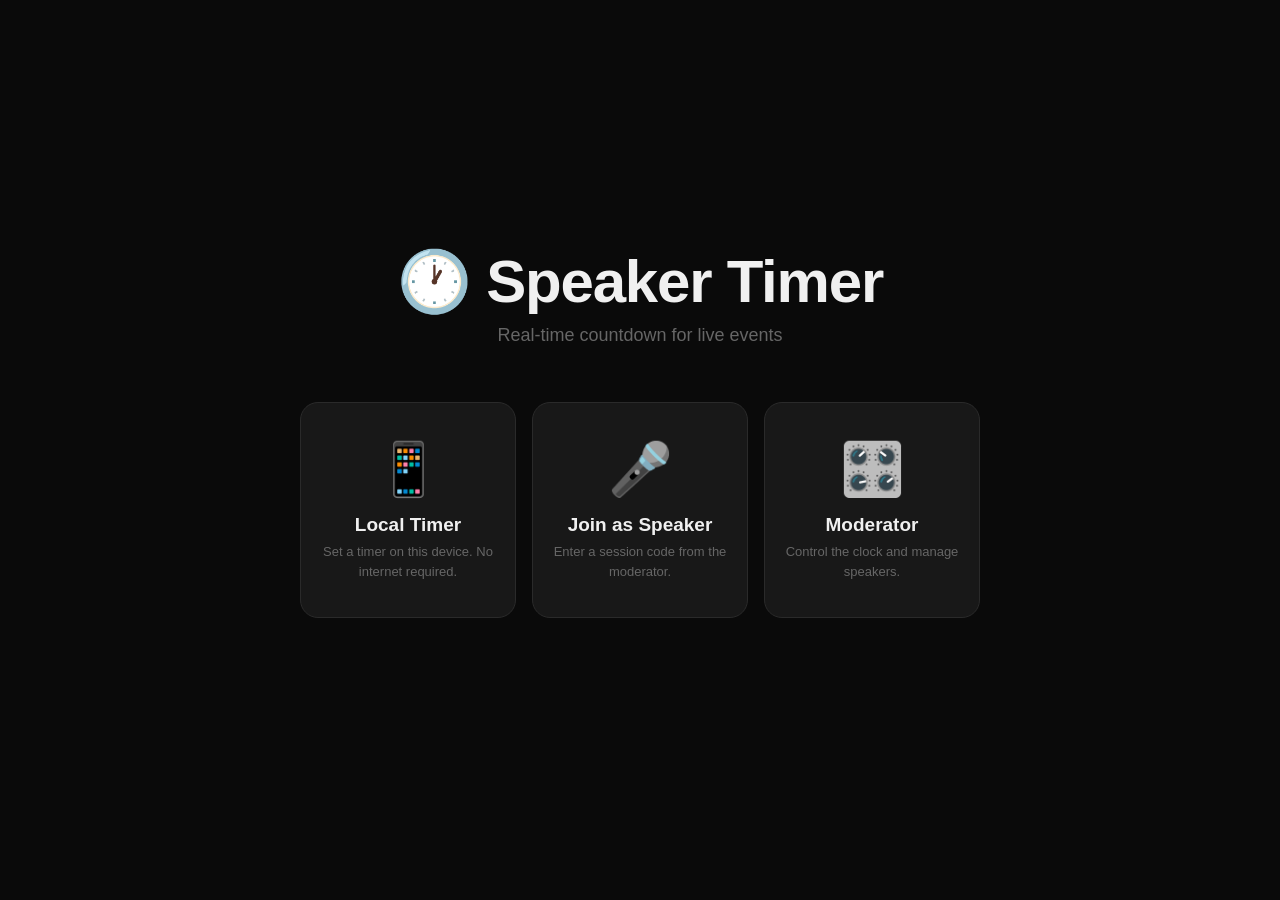
<file: index.html>
<!DOCTYPE html>
<html lang="en">
<head>
  <meta charset="UTF-8">
  <meta name="viewport" content="width=device-width, initial-scale=1.0">
  <title>Speaker Timer</title>
  <link rel="stylesheet" href="style.css">
</head>
<body>
  <div class="landing">
    <h1>🕐 Speaker Timer</h1>
    <p class="tagline">Real-time countdown for live events</p>

    <div class="mode-grid">
      <div class="mode-card" id="card-local">
        <span class="icon">📱</span>
        <h2>Local Timer</h2>
        <p>Set a timer on this device. No internet required.</p>
      </div>
      <div class="mode-card" id="card-speaker">
        <span class="icon">🎤</span>
        <h2>Join as Speaker</h2>
        <p>Enter a session code from the moderator.</p>
      </div>
      <div class="mode-card" id="card-mod">
        <span class="icon">🎛️</span>
        <h2>Moderator</h2>
        <p>Control the clock and manage speakers.</p>
      </div>
    </div>

    <div class="join-form" id="join-form">
      <label style="color: var(--muted); font-size:14px; letter-spacing:0.05em;">Enter session code</label>
      <input
        class="code-input"
        id="code-input"
        type="text"
        maxlength="4"
        placeholder="AB3X"
        autocomplete="off"
        autocapitalize="characters"
        spellcheck="false"
      >
      <button class="btn btn-primary btn-lg" id="join-btn">Join →</button>
      <button class="btn btn-ghost btn-sm" id="cancel-join">Cancel</button>
    </div>
  </div>

  <script>
    document.getElementById('card-local').addEventListener('click', () => {
      window.location.href = 'speaker.html?mode=local';
    });

    document.getElementById('card-mod').addEventListener('click', () => {
      window.location.href = 'moderator.html';
    });

    const joinForm  = document.getElementById('join-form');
    const codeInput = document.getElementById('code-input');
    const modeGrid  = document.querySelector('.mode-grid');

    document.getElementById('card-speaker').addEventListener('click', () => {
      modeGrid.style.display = 'none';
      joinForm.classList.add('visible');
      codeInput.focus();
    });

    document.getElementById('cancel-join').addEventListener('click', () => {
      joinForm.classList.remove('visible');
      modeGrid.style.display = '';
      codeInput.value = '';
    });

    codeInput.addEventListener('input', () => {
      codeInput.value = codeInput.value.toUpperCase().replace(/[^A-Z0-9]/g, '');
    });

    function doJoin() {
      const code = codeInput.value.trim();
      if (code.length !== 4) { codeInput.focus(); return; }
      window.location.href = `speaker.html?code=${code}`;
    }

    document.getElementById('join-btn').addEventListener('click', doJoin);
    codeInput.addEventListener('keydown', e => { if (e.key === 'Enter') doJoin(); });
  </script>
</body>
</html>
</file>
<file: style.css>
*, *::before, *::after { box-sizing: border-box; margin: 0; padding: 0; }

:root {
  --green: #00e676;
  --yellow: #ffd600;
  --red: #ff1744;
  --bg: #0a0a0a;
  --surface: #181818;
  --border: #2a2a2a;
  --text: #f0f0f0;
  --muted: #666;
  --accent: #2979ff;
  --accent-dim: rgba(41,121,255,0.15);
}

body {
  font-family: -apple-system, BlinkMacSystemFont, 'Segoe UI', Roboto, sans-serif;
  background: var(--bg);
  color: var(--text);
  min-height: 100vh;
}

/* ── Landing ─────────────────────────────────────── */
.landing {
  display: flex;
  flex-direction: column;
  align-items: center;
  justify-content: center;
  min-height: 100vh;
  padding: 32px 24px;
  text-align: center;
}

.landing h1 {
  font-size: clamp(36px, 9vw, 60px);
  font-weight: 800;
  letter-spacing: -0.02em;
  margin-bottom: 8px;
}

.landing .tagline {
  color: var(--muted);
  font-size: 18px;
  margin-bottom: 56px;
}

.mode-grid {
  display: grid;
  grid-template-columns: repeat(auto-fit, minmax(190px, 1fr));
  gap: 16px;
  width: 100%;
  max-width: 680px;
  margin-bottom: 36px;
}

.mode-card {
  background: var(--surface);
  border: 1px solid var(--border);
  border-radius: 18px;
  padding: 36px 20px;
  cursor: pointer;
  transition: border-color 0.2s, transform 0.15s, box-shadow 0.2s;
  user-select: none;
}

.mode-card:hover {
  border-color: var(--accent);
  transform: translateY(-3px);
  box-shadow: 0 10px 32px rgba(41,121,255,0.18);
}

.mode-card:active { transform: scale(0.97); }

.mode-card .icon { font-size: 52px; display: block; margin-bottom: 14px; }
.mode-card h2 { font-size: 19px; font-weight: 700; margin-bottom: 6px; }
.mode-card p { font-size: 13px; color: var(--muted); line-height: 1.5; }

.join-form {
  display: none;
  flex-direction: column;
  align-items: center;
  gap: 14px;
  width: 100%;
  max-width: 280px;
  animation: fadeSlideUp 0.25s ease;
}
.join-form.visible { display: flex; }

.code-input {
  background: var(--surface);
  border: 2px solid var(--accent);
  border-radius: 14px;
  color: var(--text);
  font-size: 38px;
  font-weight: 800;
  font-family: 'Courier New', monospace;
  letter-spacing: 0.25em;
  padding: 16px 20px;
  text-align: center;
  text-transform: uppercase;
  width: 220px;
}
.code-input:focus { outline: none; box-shadow: 0 0 0 3px rgba(41,121,255,0.3); }

/* ── Buttons ─────────────────────────────────────── */
.btn {
  border: none;
  border-radius: 11px;
  cursor: pointer;
  font-size: 16px;
  font-weight: 600;
  padding: 14px 28px;
  transition: filter 0.15s, transform 0.1s;
  white-space: nowrap;
  line-height: 1;
}
.btn:hover { filter: brightness(1.1); }
.btn:active { transform: scale(0.96); }
.btn:disabled { opacity: 0.4; cursor: not-allowed; }

.btn-primary  { background: var(--accent); color: #fff; }
.btn-secondary { background: var(--surface); border: 1px solid var(--border); color: var(--text); }
.btn-secondary:hover { border-color: #555; }
.btn-success  { background: var(--green); color: #000; }
.btn-warning  { background: var(--yellow); color: #000; }
.btn-danger   { background: var(--red); color: #fff; }
.btn-ghost    { background: transparent; border: 1px solid var(--border); color: var(--muted); }
.btn-ghost:hover { color: var(--text); border-color: #555; }

.btn-sm  { font-size: 13px; padding: 8px 14px; border-radius: 8px; }
.btn-lg  { font-size: 20px; padding: 18px 44px; border-radius: 14px; }
.btn-xl  { font-size: 26px; padding: 22px 56px; border-radius: 16px; }

.btn-icon {
  background: var(--surface);
  border: 1px solid var(--border);
  border-radius: 8px;
  color: var(--text);
  cursor: pointer;
  font-size: 18px;
  padding: 8px 12px;
  transition: border-color 0.15s;
}
.btn-icon:hover { border-color: #555; }

/* ── Speaker view ────────────────────────────────── */
.speaker-view {
  display: flex;
  flex-direction: column;
  align-items: center;
  justify-content: center;
  min-height: 100vh;
  padding: 24px;
  position: relative;
  transition: background-color 0.6s ease;
}

.speaker-name-label {
  font-size: clamp(16px, 3.5vw, 24px);
  color: var(--muted);
  letter-spacing: 0.12em;
  text-transform: uppercase;
  margin-bottom: 12px;
}

.timer-display {
  font-family: 'Courier New', Courier, monospace;
  font-size: clamp(88px, 23vw, 840px);
  font-weight: 900;
  letter-spacing: 0.04em;
  line-height: 1;
  color: var(--green);
  transition: color 0.8s ease;
  user-select: none;
  -webkit-user-select: none;
}
.timer-display.yellow { color: var(--yellow); }
.timer-display.red    { color: var(--red); }

@keyframes pulse {
  0%, 100% { opacity: 1; transform: scale(1); }
  50%       { opacity: 0.35; transform: scale(0.97); }
}
.timer-display.pulsing { animation: pulse 0.75s ease-in-out infinite; }

@media (orientation: landscape) and (max-height: 520px) {
  .speaker-name-label { display: none; }
  .message-banner { bottom: auto !important; top: 16px; }
}

.status-label {
  font-size: clamp(14px, 3vw, 22px);
  color: var(--muted);
  letter-spacing: 0.15em;
  text-transform: uppercase;
  margin-top: 14px;
}

/* Local controls (shown only in local mode) */
.local-controls {
  margin-top: 44px;
  display: flex;
  flex-direction: column;
  align-items: center;
  gap: 22px;
}

.time-setter {
  display: flex;
  align-items: center;
  gap: 6px;
}

.time-part-input {
  background: var(--surface);
  border: 2px solid var(--border);
  border-radius: 12px;
  color: var(--text);
  font-size: 44px;
  font-family: 'Courier New', monospace;
  font-weight: 800;
  padding: 8px 4px;
  text-align: center;
  width: 108px;
  transition: border-color 0.15s;
}
.time-part-input:focus { outline: none; border-color: var(--accent); }

.time-sep { font-size: 52px; font-weight: 900; color: var(--muted); line-height: 1; }

.local-btn-row {
  display: flex;
  gap: 14px;
  flex-wrap: wrap;
  justify-content: center;
}

/* Sound enable prompt */
.sound-prompt {
  position: fixed;
  top: 20px;
  left: 50%;
  transform: translateX(-50%);
  background: var(--surface);
  border: 1px solid var(--border);
  border-radius: 10px;
  padding: 10px 20px;
  font-size: 14px;
  color: var(--muted);
  cursor: pointer;
  z-index: 50;
  white-space: nowrap;
}
.sound-prompt:hover { color: var(--text); }
.sound-prompt.hidden { display: none; }

/* Message banner */
.message-banner {
  position: fixed;
  bottom: 44px;
  left: 50%;
  transform: translateX(-50%);
  background: rgba(255,255,255,0.1);
  backdrop-filter: blur(14px);
  -webkit-backdrop-filter: blur(14px);
  border: 1px solid rgba(255,255,255,0.2);
  border-radius: 18px;
  padding: 12px 28px;
  font-size: clamp(16px, 3.5vw, 26px);
  line-height: 1.2;
  font-weight: 500;
  text-align: center;
  max-width: 88vw;
  cursor: pointer;
  z-index: 100;
  animation: bannerIn 0.35s cubic-bezier(0.34, 1.56, 0.64, 1);
}
.message-banner.hidden { display: none; }

@keyframes bannerIn {
  from { transform: translateX(-50%) translateY(50px); opacity: 0; }
  to   { transform: translateX(-50%) translateY(0);    opacity: 1; }
}

/* TIME'S UP overlay */
.times-up-overlay {
  position: fixed;
  inset: 0;
  background: var(--red);
  display: flex;
  align-items: center;
  justify-content: center;
  font-family: 'Courier New', monospace;
  font-size: clamp(52px, 16vw, 130px);
  font-weight: 900;
  letter-spacing: 0.06em;
  z-index: 200;
  animation: timesUpIn 0.4s ease;
  display: none;
}
@keyframes timesUpIn {
  from { opacity: 0; transform: scale(0.88); }
  to   { opacity: 1; transform: scale(1); }
}

/* ── Moderator layout ────────────────────────────── */
.mod-layout {
  display: grid;
  grid-template-rows: 60px 1fr;
  grid-template-columns: 1fr 340px;
  min-height: 100vh;
}
@media (max-width: 860px) {
  .mod-layout { grid-template-columns: 1fr; }
}

.mod-topbar {
  grid-column: 1 / -1;
  display: flex;
  align-items: center;
  justify-content: space-between;
  padding: 0 20px;
  background: var(--surface);
  border-bottom: 1px solid var(--border);
  gap: 16px;
}

.mod-topbar h1 { font-size: 18px; font-weight: 700; flex-shrink: 0; }

.session-pill {
  display: flex;
  align-items: center;
  gap: 10px;
  background: var(--accent-dim);
  border: 1px solid rgba(41,121,255,0.3);
  border-radius: 10px;
  padding: 6px 14px;
}

.session-code-text {
  font-family: 'Courier New', monospace;
  font-size: 26px;
  font-weight: 800;
  letter-spacing: 0.2em;
  color: var(--accent);
}

.conn-dot {
  width: 9px; height: 9px;
  border-radius: 50%;
  background: var(--muted);
  flex-shrink: 0;
}
.conn-dot.ok   { background: var(--green); }
.conn-dot.fail { background: var(--red); }

.conn-label { font-size: 13px; color: var(--muted); }

.mod-main {
  padding: 20px;
  overflow-y: auto;
  display: flex;
  flex-direction: column;
  gap: 18px;
}

.mod-sidebar {
  background: var(--surface);
  border-left: 1px solid var(--border);
  padding: 20px;
  overflow-y: auto;
  display: flex;
  flex-direction: column;
  gap: 18px;
}
@media (max-width: 860px) {
  .mod-sidebar { border-left: none; border-top: 1px solid var(--border); }
}

/* Panel card */
.panel {
  background: var(--surface);
  border: 1px solid var(--border);
  border-radius: 16px;
  padding: 18px 20px;
}
.panel-label {
  font-size: 11px;
  font-weight: 700;
  letter-spacing: 0.14em;
  text-transform: uppercase;
  color: var(--muted);
  margin-bottom: 14px;
}

/* Timer set row */
.time-set-row {
  display: flex;
  align-items: center;
  gap: 6px;
  margin-bottom: 14px;
}
.time-num-input {
  background: var(--bg);
  border: 1px solid var(--border);
  border-radius: 9px;
  color: var(--text);
  font-size: 26px;
  font-family: 'Courier New', monospace;
  font-weight: 700;
  padding: 8px 4px;
  text-align: center;
  width: 78px;
  transition: border-color 0.15s;
}
.time-num-input:focus { outline: none; border-color: var(--accent); }
.time-num-sep { font-size: 28px; font-weight: 700; color: var(--muted); }

/* Control rows */
.control-row {
  display: flex;
  gap: 10px;
  flex-wrap: wrap;
}
.adjust-row {
  display: flex;
  gap: 8px;
  align-items: center;
  flex-wrap: wrap;
  margin-top: 10px;
}
.adjust-label { font-size: 13px; color: var(--muted); margin-right: 4px; }

/* Speaker queue */
.speaker-list { display: flex; flex-direction: column; gap: 8px; }

.speaker-item {
  display: flex;
  align-items: center;
  gap: 10px;
  padding: 12px 14px;
  background: var(--bg);
  border: 1px solid var(--border);
  border-radius: 11px;
  cursor: pointer;
  transition: border-color 0.15s;
}
.speaker-item:hover { border-color: #444; }
.speaker-item.active {
  border-color: var(--green);
  background: rgba(0,230,118,0.04);
}

.spk-badge {
  width: 28px; height: 28px;
  border-radius: 50%;
  background: var(--border);
  display: flex; align-items: center; justify-content: center;
  font-size: 12px; font-weight: 700;
  flex-shrink: 0;
}
.speaker-item.active .spk-badge { background: var(--green); color: #000; }

.spk-info { flex: 1; min-width: 0; }
.spk-name { font-weight: 600; font-size: 14px; white-space: nowrap; overflow: hidden; text-overflow: ellipsis; }
.spk-dur  { font-size: 12px; color: var(--muted); font-family: 'Courier New', monospace; }

.add-speaker-row {
  display: flex;
  gap: 8px;
  margin-top: 12px;
  flex-wrap: wrap;
}

/* Form inputs */
.text-input {
  background: var(--bg);
  border: 1px solid var(--border);
  border-radius: 8px;
  color: var(--text);
  font-size: 14px;
  padding: 9px 12px;
  flex: 1;
  min-width: 0;
  transition: border-color 0.15s;
}
.text-input:focus { outline: none; border-color: var(--accent); }
.text-input::placeholder { color: var(--muted); }

/* Message panel */
.message-row { display: flex; gap: 8px; }
.message-history {
  margin-top: 12px;
  display: flex;
  flex-direction: column;
  gap: 6px;
  max-height: 120px;
  overflow-y: auto;
}
.msg-sent {
  font-size: 13px;
  color: var(--muted);
  background: var(--bg);
  border-radius: 8px;
  padding: 7px 10px;
  font-style: italic;
}

/* Speaker preview iframe */
.preview-iframe-wrap {
  position: relative;
  width: 100%;
  aspect-ratio: 16/9;
  overflow: hidden;
  border-radius: 20px;
  border: 2px solid var(--border);
}
.preview-iframe-wrap iframe {
  position: absolute;
  top: 0;
  left: 0;
  border: none;
  pointer-events: none;
  display: block;
  transform-origin: top left;
}

/* ── Controls overlay (hover / tap to reveal) ────────────── */
.controls-overlay {
  position: fixed;
  bottom: 0;
  left: 0;
  right: 0;
  padding: 20px 24px 28px;
  display: flex;
  justify-content: center;
  align-items: center;
  gap: 12px;
  flex-wrap: wrap;
  background: linear-gradient(transparent, rgba(0,0,0,0.72));
  backdrop-filter: blur(2px);
  -webkit-backdrop-filter: blur(2px);
  transition: opacity 0.35s ease, transform 0.35s ease;
  z-index: 60;
  pointer-events: auto;
}

.controls-overlay.hidden-overlay {
  opacity: 0;
  transform: translateY(16px);
  pointer-events: none;
}

/* Time setter inside overlay (local idle state) */
.overlay-time-setter {
  display: flex;
  align-items: center;
  gap: 6px;
}
.overlay-time-part {
  background: rgba(255,255,255,0.08);
  border: 1px solid rgba(255,255,255,0.2);
  border-radius: 10px;
  color: var(--text);
  font-size: 32px;
  font-family: 'Courier New', monospace;
  font-weight: 800;
  padding: 6px 4px;
  text-align: center;
  width: 86px;
  transition: border-color 0.15s;
}
.overlay-time-part:focus { outline: none; border-color: var(--accent); }
.overlay-time-sep { font-size: 36px; font-weight: 900; color: rgba(255,255,255,0.4); line-height: 1; }

/* Overtime state */
.speaker-view.overtime {
  background: var(--red) !important;
  transition: background-color 0.5s ease;
}
.speaker-view.overtime .timer-display {
  color: #fff !important;
}
.speaker-view.overtime .status-label,
.speaker-view.overtime .speaker-name-label {
  color: rgba(255,255,255,0.7) !important;
}

/* Misc */
.hidden  { display: none !important; }
.divider { border: none; border-top: 1px solid var(--border); margin: 4px 0; }

@keyframes fadeSlideUp {
  from { opacity: 0; transform: translateY(12px); }
  to   { opacity: 1; transform: translateY(0); }
}
</file>
